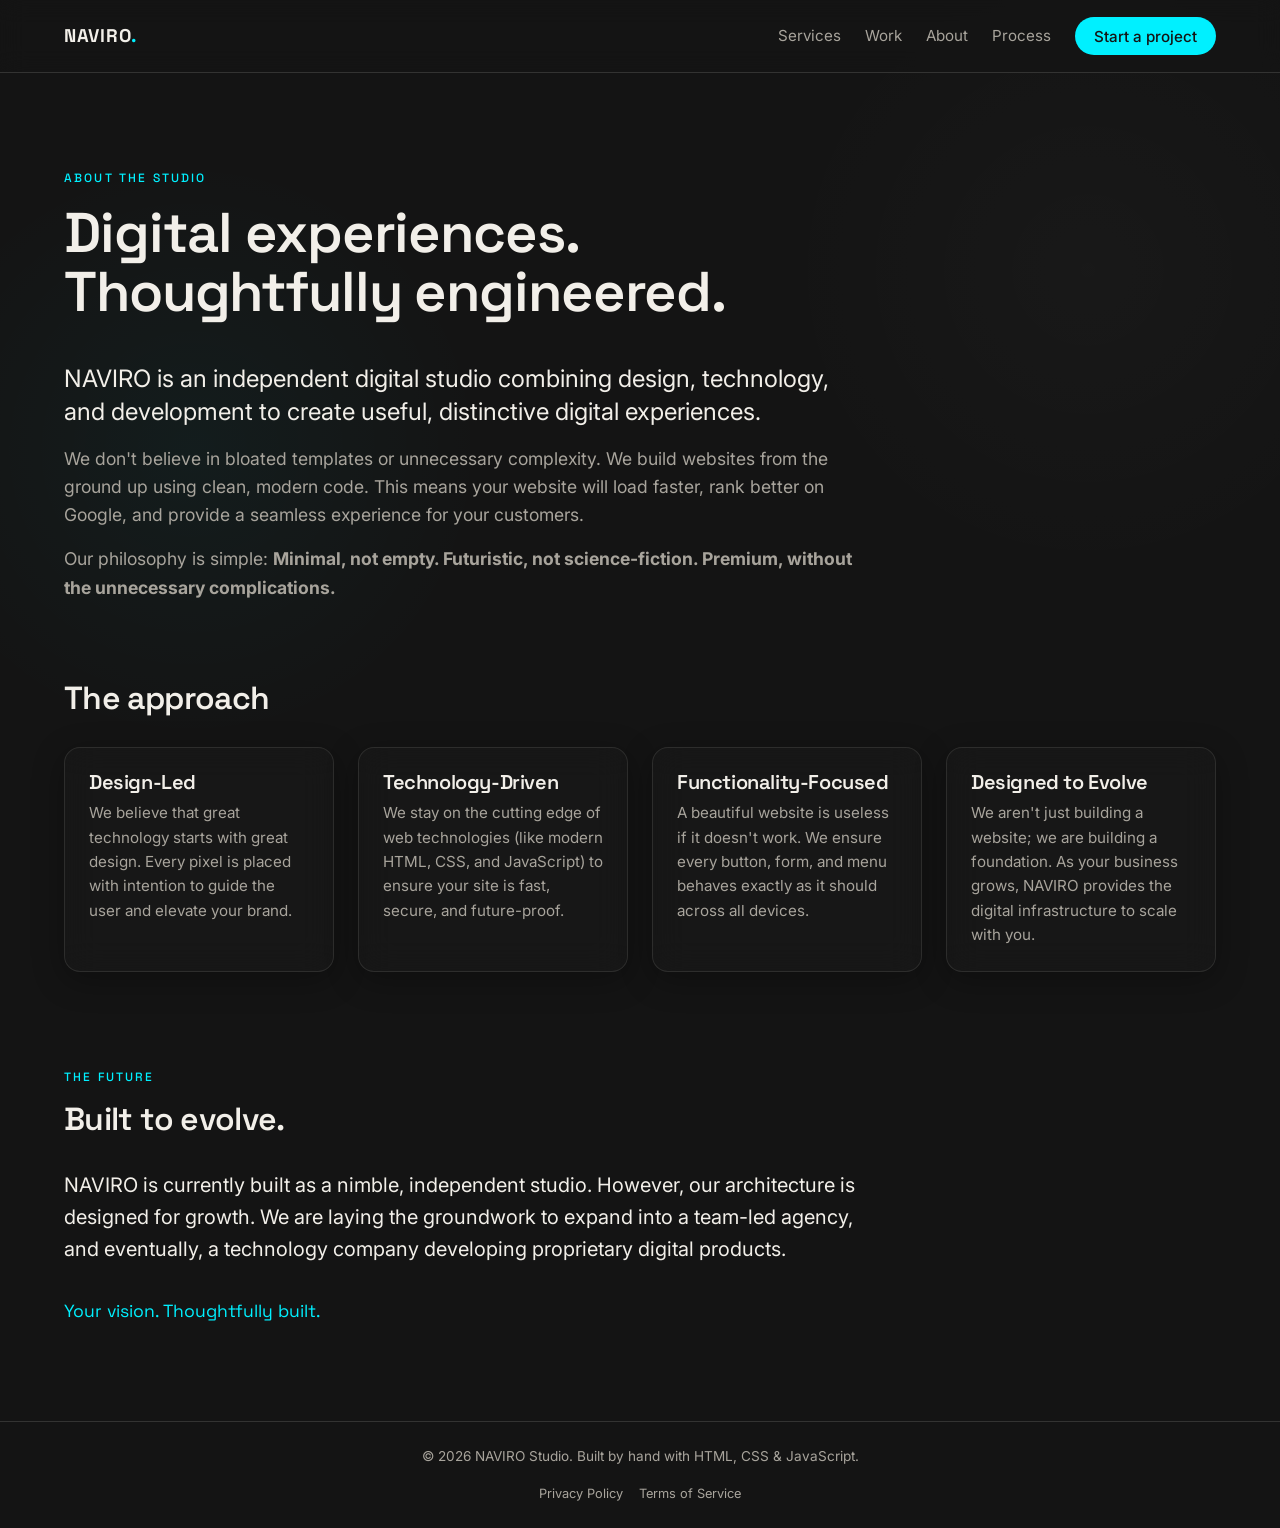
<file: about.html>
<!DOCTYPE html>
<html lang="en">
<head>
    <meta charset="UTF-8">
    <meta name="viewport" content="width=device-width, initial-scale=1.0">
    <title>About the Studio | NAVIRO</title>
    <link rel="preconnect" href="https://fonts.googleapis.com">
    <link rel="preconnect" href="https://fonts.gstatic.com" crossorigin>
    <link href="https://fonts.googleapis.com/css2?family=Inter:wght@400;500&family=Space+Grotesk:wght@500;600;700&display=swap" rel="stylesheet">
    <link rel="stylesheet" href="style.css">

    <!-- POSTHOG ANALYTICS TRACKING SNIPPET -->
    <script>
        !function(t,e){var o,n,p,r;e.__SV||(window.posthog=e,e._i=[],e.init=function(i,s,a){function g(t,e){var o=e.split(".");2==o.length&&(t=t[o[0]],e=o[1]),t[e]=function(){t.push([e].concat(Array.prototype.slice.call(arguments,0)))}}(p=t.createElement("script")).type="text/javascript",p.crossOrigin="anonymous",p.async=!0,p.src=s.api_host.replace(".i.posthog.com","-assets.i.posthog.com")+"/static/array.js",(r=t.getElementsByTagName("script")[0]).parentNode.insertBefore(p,r);var u=e;for(void 0!==a?u=e[a]=[]:a="posthog",u.people=u.people||[],u.toString=function(t){var e="posthog";return"posthog"!==a&&(e+="."+a),t||(e+=" (stub)"),e},u.people.toString=function(){return u.toString(1)+".people (stub)"},o="init capture register register_once register_for_session unregister unregister_for_session getFeatureFlag getFeatureFlagPayload isFeatureEnabled reloadFeatureFlags updateEarlyAccessFeatureEnrollment getEarlyAccessFeatures on onFeatureFlags onSessionId getSurveys getActiveMatchingSurveys renderSurvey canRenderSurvey getNextSurveyStep identify setPersonProperties group resetGroups setPersonPropertiesForFlags resetGroupPropertiesForFlags reset get_distinct_id getGroups get_session_id get_session_replay_url alias set_config startSessionRecording stopSessionRecording sessionRecordingStarted captureException loadToolbar get_property getSessionProperty createPersonProfile opt_in_capturing opt_out_capturing has_opted_in_capturing has_opted_out_capturing clear_opt_in_out_capturing debug".split(" "),n=0;n<o.length;n++)g(u,o[n]);e._i.push([i,s,a])},e.__SV=1)}(document,window.posthog||[]);
        posthog.init('phc_BC9etszD9H66mBvu25NMJfSrSZdSQNHuWkiecb3ebF8q', {api_host: 'https://us.i.posthog.com', person_profiles: 'identified_only', persistence: 'memory'});
    </script>
</head>
<body>

    <!-- NAVIGATION -->
    <header class="site-header">
        <nav class="nav" aria-label="Main navigation">
            <a href="index.html" class="logo">NAVIRO<span>.</span></a>
            <button class="nav-toggle" aria-expanded="false" aria-controls="nav-menu">
                <span class="sr-only">Menu</span>
                <span class="nav-toggle-bar"></span>
                <span class="nav-toggle-bar"></span>
            </button>
            <ul class="nav-menu" id="nav-menu">
                <li><a href="index.html#services">Services</a></li>
                <li><a href="work.html">Work</a></li>
                <li><a href="about.html">About</a></li>
                <li><a href="process.html">Process</a></li>
                <li><a href="index.html#contact" class="nav-cta">Start a project</a></li>
            </ul>
        </nav>
    </header>

    <!-- ABOUT SECTION -->
    <section class="section" style="min-height: 80vh;">
        <div class="section-head reveal active">
            <p class="eyebrow">About the Studio</p>
            <h1 class="section-title">Digital experiences.<br>Thoughtfully engineered.</h1>
        </div>

        <div class="about-body reveal active" style="max-width: 800px; margin-bottom: 4rem;">
            <p style="font-size: 1.5rem; color: var(--off-white); line-height: 1.4;">
                NAVIRO is an independent digital studio combining design, technology, and development to create useful, distinctive digital experiences.
            </p>
            <p>
                We don't believe in bloated templates or unnecessary complexity. We build websites from the ground up using clean, modern code. This means your website will load faster, rank better on Google, and provide a seamless experience for your customers.
            </p>
            <p>
                Our philosophy is simple: <strong>Minimal, not empty. Futuristic, not science-fiction. Premium, without the unnecessary complications.</strong>
            </p>
        </div>

        <!-- VALUES / WHY NAVIRO -->
        <div class="section-head reveal active" style="margin-top: 5rem; margin-bottom: 2rem;">
            <h2 class="section-title" style="font-size: 2rem;">The approach</h2>
        </div>

        <div class="service-grid">
            <div class="service-card reveal active">
                <h3>Design-Led</h3>
                <p>We believe that great technology starts with great design. Every pixel is placed with intention to guide the user and elevate your brand.</p>
            </div>
            
            <div class="service-card reveal active">
                <h3>Technology-Driven</h3>
                <p>We stay on the cutting edge of web technologies (like modern HTML, CSS, and JavaScript) to ensure your site is fast, secure, and future-proof.</p>
            </div>
            
            <div class="service-card reveal active">
                <h3>Functionality-Focused</h3>
                <p>A beautiful website is useless if it doesn't work. We ensure every button, form, and menu behaves exactly as it should across all devices.</p>
            </div>
            
            <div class="service-card reveal active">
                <h3>Designed to Evolve</h3>
                <p>We aren't just building a website; we are building a foundation. As your business grows, NAVIRO provides the digital infrastructure to scale with you.</p>
            </div>
        </div>
        
        <!-- THE AMBITION -->
        <div class="section-head reveal active" style="margin-top: 6rem; margin-bottom: 2rem;">
            <p class="eyebrow">The Future</p>
            <h2 class="section-title" style="font-size: 2rem;">Built to evolve.</h2>
        </div>
        <div class="about-body reveal active" style="max-width: 800px;">
            <p>
                NAVIRO is currently built as a nimble, independent studio. However, our architecture is designed for growth. We are laying the groundwork to expand into a team-led agency, and eventually, a technology company developing proprietary digital products.
            </p>
            <p style="color: var(--lime); font-family: var(--font-display); margin-top: 1rem;">
                Your vision. Thoughtfully built.
            </p>
        </div>
    </section>

    <!-- FOOTER -->
    <footer class="site-footer">
        <p>© <span id="year"></span> NAVIRO Studio. Built by hand with HTML, CSS &amp; JavaScript.</p>
        <div style="margin-top: 1rem; display: flex; justify-content: center; gap: 1rem; font-size: 0.8rem;">
            <a href="privacy.html" style="color: var(--muted); text-decoration: none;">Privacy Policy</a>
            <a href="terms.html" style="color: var(--muted); text-decoration: none;">Terms of Service</a>
        </div>
    </footer>

    <script src="script.js"></script>
</body>
</html>
</file>
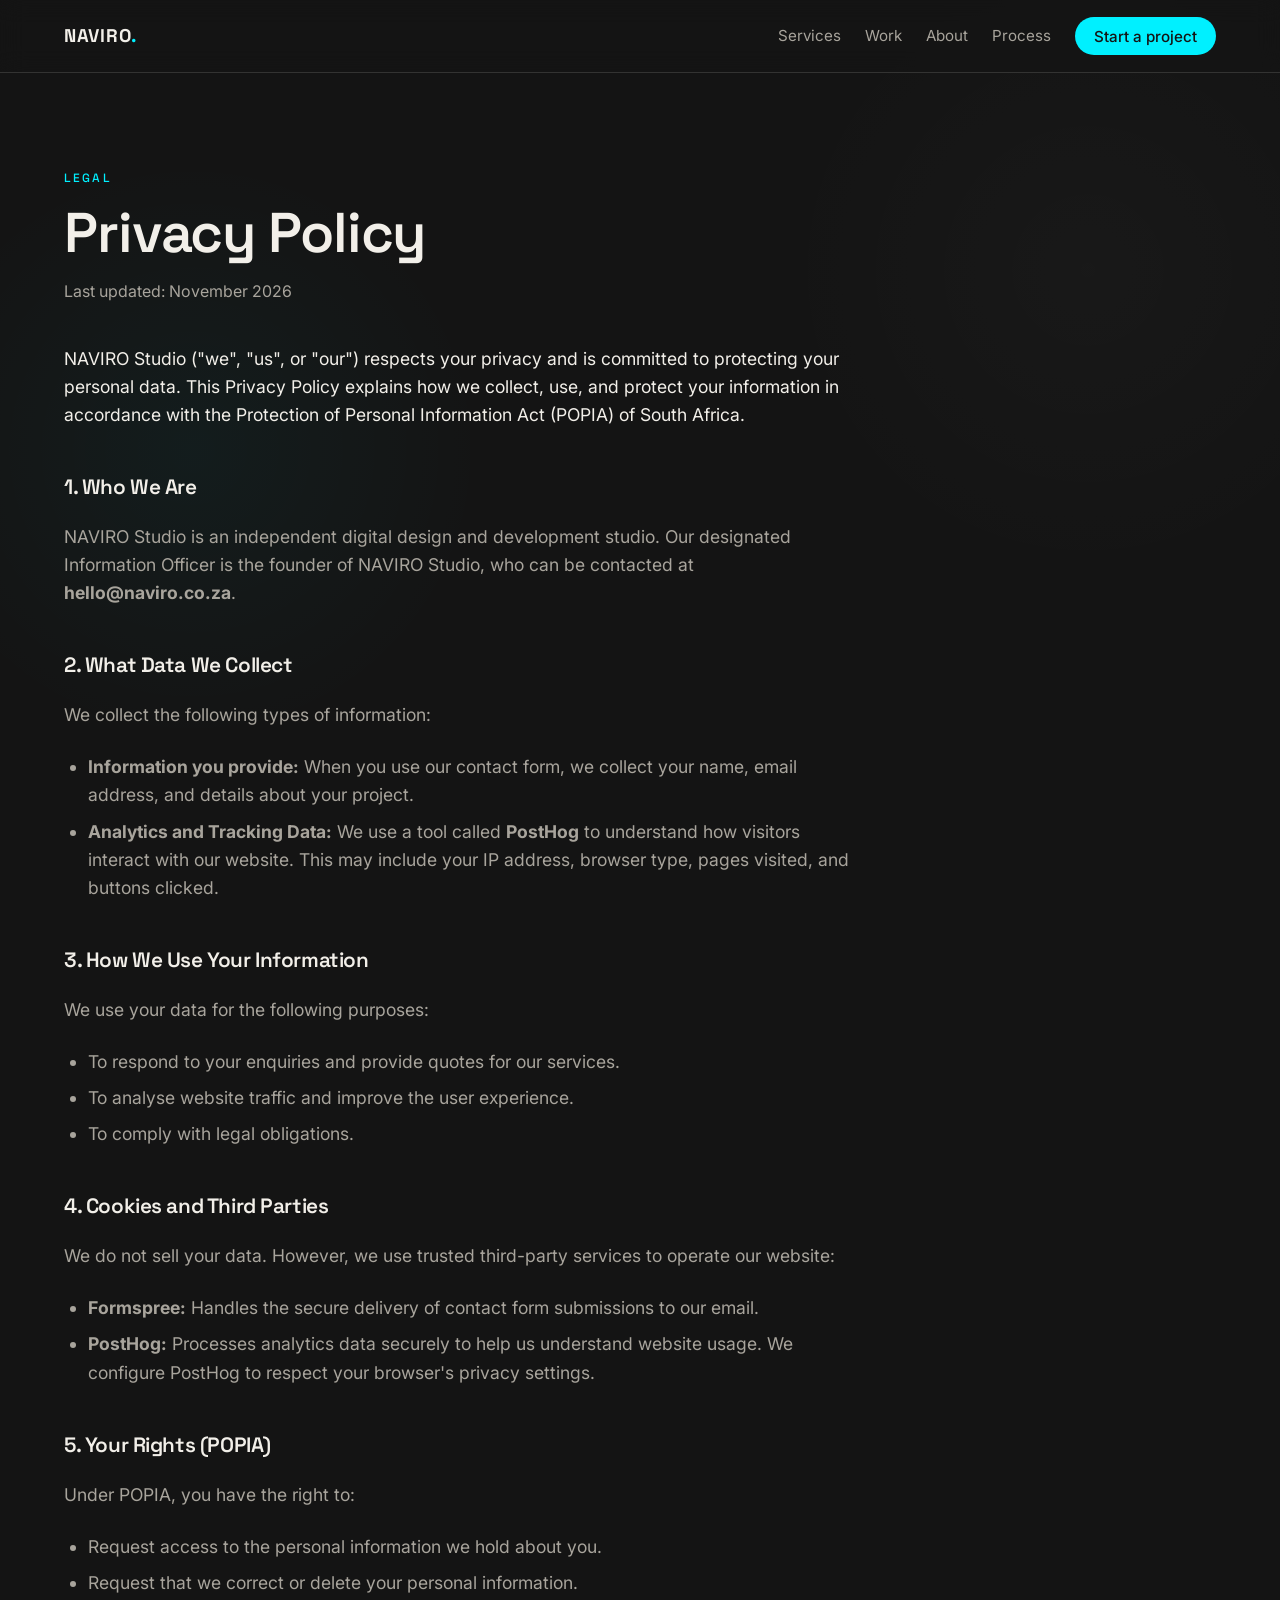
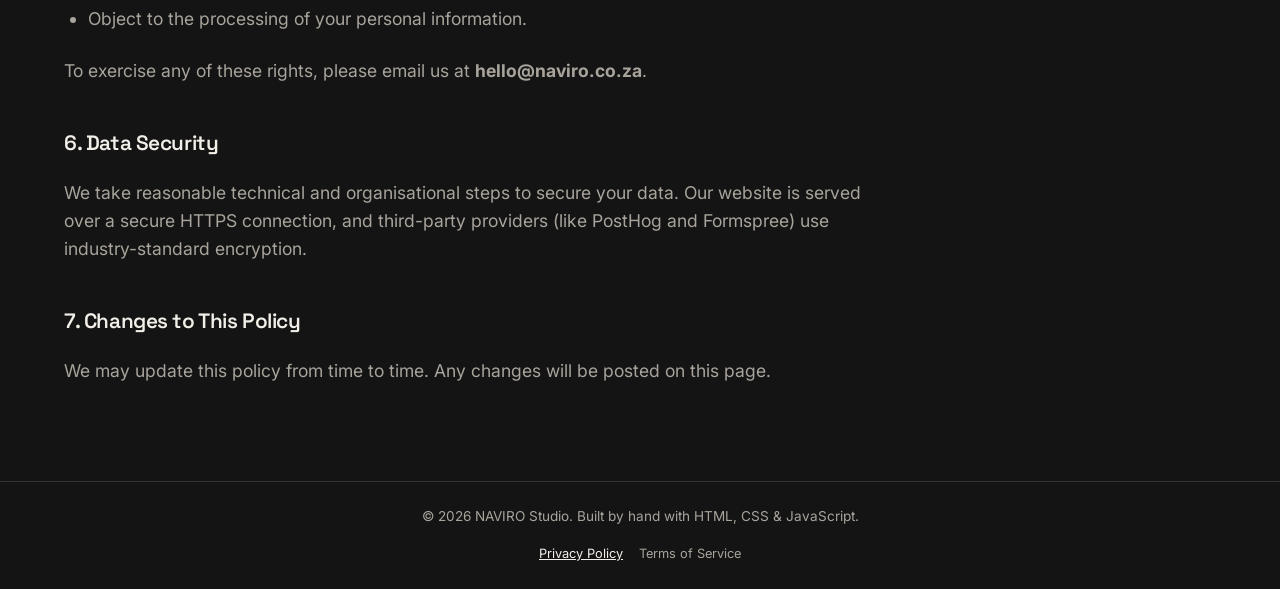
<file: privacy.html>
<!DOCTYPE html>
<html lang="en">
<head>
    <meta charset="UTF-8">
    <meta name="viewport" content="width=device-width, initial-scale=1.0">
    <meta name="description" content="How NAVIRO Studio collects and uses your information, including enquiry form data and anonymous website analytics.">
    <title>Privacy Policy | NAVIRO Studio</title>

    <!-- Google Fonts -->
    <link rel="preconnect" href="https://fonts.googleapis.com">
    <link rel="preconnect" href="https://fonts.gstatic.com" crossorigin>
    <link href="https://fonts.googleapis.com/css2?family=Inter:wght@400;500&family=Space+Grotesk:wght@500;600;700&display=swap" rel="stylesheet">
    <link rel="stylesheet" href="style.css">

    <!-- POSTHOG ANALYTICS -->
    <script>
        !function(t,e){var o,n,p,r;e.__SV||(window.posthog=e,e._i=[],e.init=function(i,s,a){function g(t,e){var o=e.split(".");2==o.length&&(t=t[o[0]],e=o[1]),t[e]=function(){t.push([e].concat(Array.prototype.slice.call(arguments,0)))}}(p=t.createElement("script")).type="text/javascript",p.crossOrigin="anonymous",p.async=!0,p.src=s.api_host.replace(".i.posthog.com","-assets.i.posthog.com")+"/static/array.js",(r=t.getElementsByTagName("script")[0]).parentNode.insertBefore(p,r);var u=e;for(void 0!==a?u=e[a]=[]:a="posthog",u.people=u.people||[],u.toString=function(t){var e="posthog";return"posthog"!==a&&(e+="."+a),t||(e+=" (stub)"),e},u.people.toString=function(){return u.toString(1)+".people (stub)"},o="init capture register register_once register_for_session unregister unregister_for_session getFeatureFlag getFeatureFlagPayload isFeatureEnabled reloadFeatureFlags updateEarlyAccessFeatureEnrollment getEarlyAccessFeatures on onFeatureFlags onSessionId getSurveys getActiveMatchingSurveys renderSurvey canRenderSurvey getNextSurveyStep identify setPersonProperties group resetGroups setPersonPropertiesForFlags resetGroupPropertiesForFlags reset get_distinct_id getGroups get_session_id get_session_replay_url alias set_config startSessionRecording stopSessionRecording sessionRecordingStarted captureException loadToolbar get_property getSessionProperty createPersonProfile opt_in_capturing opt_out_capturing has_opted_in_capturing has_opted_out_capturing clear_opt_in_out_capturing debug".split(" "),n=0;n<o.length;n++)g(u,o[n]);e._i.push([i,s,a])},e.__SV=1)}(document,window.posthog||[]);
        posthog.init('phc_BC9etszD9H66mBvu25NMJfSrSZdSQNHuWkiecb3ebF8q', {api_host: 'https://us.i.posthog.com', person_profiles: 'identified_only', persistence: 'memory'});
    </script>
</head>
<body>

    <!-- NAVIGATION -->
    <header class="site-header">
        <nav class="nav" aria-label="Main navigation">
            <a href="index.html" class="logo">NAVIRO<span>.</span></a>
            <button class="nav-toggle" aria-expanded="false" aria-controls="nav-menu">
                <span class="sr-only">Menu</span>
                <span class="nav-toggle-bar"></span>
                <span class="nav-toggle-bar"></span>
            </button>
            <ul class="nav-menu" id="nav-menu">
                <li><a href="index.html#services">Services</a></li>
                <li><a href="work.html">Work</a></li>
                <li><a href="about.html">About</a></li>
                <li><a href="process.html">Process</a></li>
                <li><a href="index.html#contact" class="nav-cta">Start a project</a></li>
            </ul>
        </nav>
    </header>

    <!-- PRIVACY POLICY SECTION -->
    <section class="section" style="min-height: 80vh;">
        <div class="section-head reveal active">
            <p class="eyebrow">Legal</p>
            <h1 class="section-title">Privacy Policy</h1>
            <p style="color: var(--muted); margin-top: 1rem;">Last updated: November 2026</p>
        </div>

        <div class="about-body reveal active" style="max-width: 800px; gap: 1.5rem; color: var(--muted);">
            <p style="color: var(--off-white); font-size: 1.1rem;">
                NAVIRO Studio ("we", "us", or "our") respects your privacy and is committed to protecting your personal data. This Privacy Policy explains how we collect, use, and protect your information in accordance with the Protection of Personal Information Act (POPIA) of South Africa.
            </p>

            <h3 style="color: var(--off-white); margin-top: 1.5rem; font-size: 1.3rem;">1. Who We Are</h3>
            <p>
                NAVIRO Studio is an independent digital design and development studio. Our designated Information Officer is the founder of NAVIRO Studio, who can be contacted at <strong>hello@naviro.co.za</strong>.
            </p>

            <h3 style="color: var(--off-white); margin-top: 1.5rem; font-size: 1.3rem;">2. What Data We Collect</h3>
            <p>We collect the following types of information:</p>
            <ul style="list-style-type: disc; padding-left: 1.5rem; display: grid; gap: 0.5rem;">
                <li><strong>Information you provide:</strong> When you use our contact form, we collect your name, email address, and details about your project.</li>
                <li><strong>Analytics and Tracking Data:</strong> We use a tool called <strong>PostHog</strong> to understand how visitors interact with our website. This may include your IP address, browser type, pages visited, and buttons clicked.</li>
            </ul>

            <h3 style="color: var(--off-white); margin-top: 1.5rem; font-size: 1.3rem;">3. How We Use Your Information</h3>
            <p>We use your data for the following purposes:</p>
            <ul style="list-style-type: disc; padding-left: 1.5rem; display: grid; gap: 0.5rem;">
                <li>To respond to your enquiries and provide quotes for our services.</li>
                <li>To analyse website traffic and improve the user experience.</li>
                <li>To comply with legal obligations.</li>
            </ul>

            <h3 style="color: var(--off-white); margin-top: 1.5rem; font-size: 1.3rem;">4. Cookies and Third Parties</h3>
            <p>
                We do not sell your data. However, we use trusted third-party services to operate our website:
            </p>
            <ul style="list-style-type: disc; padding-left: 1.5rem; display: grid; gap: 0.5rem;">
                <li><strong>Formspree:</strong> Handles the secure delivery of contact form submissions to our email.</li>
                <li><strong>PostHog:</strong> Processes analytics data securely to help us understand website usage. We configure PostHog to respect your browser's privacy settings.</li>
            </ul>

            <h3 style="color: var(--off-white); margin-top: 1.5rem; font-size: 1.3rem;">5. Your Rights (POPIA)</h3>
            <p>Under POPIA, you have the right to:</p>
            <ul style="list-style-type: disc; padding-left: 1.5rem; display: grid; gap: 0.5rem;">
                <li>Request access to the personal information we hold about you.</li>
                <li>Request that we correct or delete your personal information.</li>
                <li>Object to the processing of your personal information.</li>
            </ul>
            <p>To exercise any of these rights, please email us at <strong>hello@naviro.co.za</strong>.</p>

            <h3 style="color: var(--off-white); margin-top: 1.5rem; font-size: 1.3rem;">6. Data Security</h3>
            <p>
                We take reasonable technical and organisational steps to secure your data. Our website is served over a secure HTTPS connection, and third-party providers (like PostHog and Formspree) use industry-standard encryption.
            </p>

            <h3 style="color: var(--off-white); margin-top: 1.5rem; font-size: 1.3rem;">7. Changes to This Policy</h3>
            <p>
                We may update this policy from time to time. Any changes will be posted on this page.
            </p>
        </div>
    </section>

    <!-- FOOTER -->
    <footer class="site-footer">
        <p>© <span id="year"></span> NAVIRO Studio. Built by hand with HTML, CSS &amp; JavaScript.</p>
        <div style="margin-top: 1rem; display: flex; justify-content: center; gap: 1rem; font-size: 0.8rem;">
            <a href="privacy.html" style="color: var(--off-white); text-decoration: underline;">Privacy Policy</a>
            <a href="terms.html" style="color: var(--muted); text-decoration: none;">Terms of Service</a>
        </div>
    </footer>

    <script src="script.js"></script>
</body>
</html>
</file>
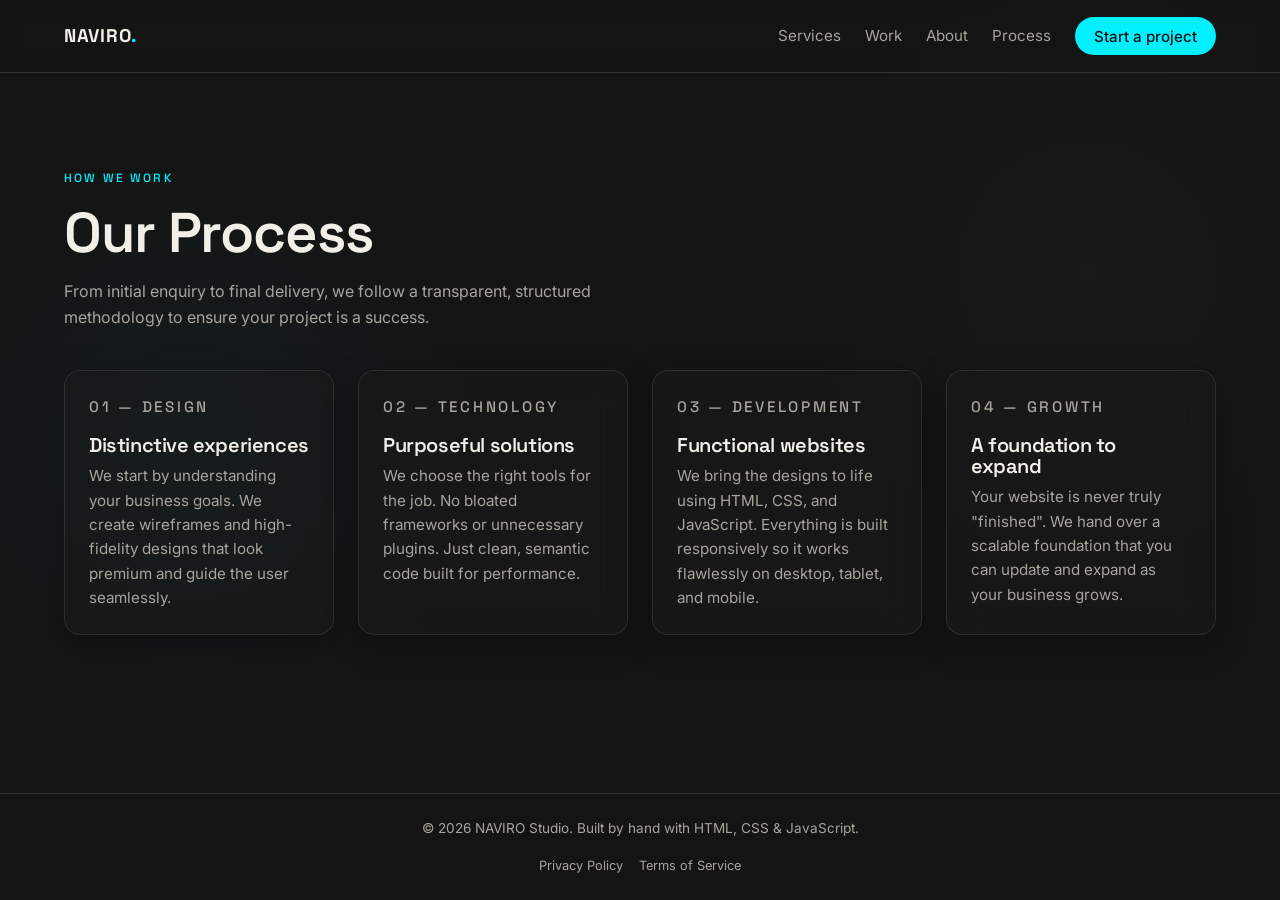
<file: process.html>
<!DOCTYPE html>
<html lang="en">
<head>
    <meta charset="UTF-8">
    <meta name="viewport" content="width=device-width, initial-scale=1.0">
    <title>Our Process | NAVIRO Studio</title>
    <link rel="preconnect" href="https://fonts.googleapis.com">
    <link rel="preconnect" href="https://fonts.gstatic.com" crossorigin>
    <link href="https://fonts.googleapis.com/css2?family=Inter:wght@400;500&family=Space+Grotesk:wght@500;600;700&display=swap" rel="stylesheet">
    <link rel="stylesheet" href="style.css">

    <!-- POSTHOG ANALYTICS TRACKING SNIPPET -->
    <script>
        !function(t,e){var o,n,p,r;e.__SV||(window.posthog=e,e._i=[],e.init=function(i,s,a){function g(t,e){var o=e.split(".");2==o.length&&(t=t[o[0]],e=o[1]),t[e]=function(){t.push([e].concat(Array.prototype.slice.call(arguments,0)))}}(p=t.createElement("script")).type="text/javascript",p.crossOrigin="anonymous",p.async=!0,p.src=s.api_host.replace(".i.posthog.com","-assets.i.posthog.com")+"/static/array.js",(r=t.getElementsByTagName("script")[0]).parentNode.insertBefore(p,r);var u=e;for(void 0!==a?u=e[a]=[]:a="posthog",u.people=u.people||[],u.toString=function(t){var e="posthog";return"posthog"!==a&&(e+="."+a),t||(e+=" (stub)"),e},u.people.toString=function(){return u.toString(1)+".people (stub)"},o="init capture register register_once register_for_session unregister unregister_for_session getFeatureFlag getFeatureFlagPayload isFeatureEnabled reloadFeatureFlags updateEarlyAccessFeatureEnrollment getEarlyAccessFeatures on onFeatureFlags onSessionId getSurveys getActiveMatchingSurveys renderSurvey canRenderSurvey getNextSurveyStep identify setPersonProperties group resetGroups setPersonPropertiesForFlags resetGroupPropertiesForFlags reset get_distinct_id getGroups get_session_id get_session_replay_url alias set_config startSessionRecording stopSessionRecording sessionRecordingStarted captureException loadToolbar get_property getSessionProperty createPersonProfile opt_in_capturing opt_out_capturing has_opted_in_capturing has_opted_out_capturing clear_opt_in_out_capturing debug".split(" "),n=0;n<o.length;n++)g(u,o[n]);e._i.push([i,s,a])},e.__SV=1)}(document,window.posthog||[]);
        posthog.init('phc_BC9etszD9H66mBvu25NMJfSrSZdSQNHuWkiecb3ebF8q', {api_host: 'https://us.i.posthog.com', person_profiles: 'identified_only', persistence: 'memory'});
    </script>
</head>
<body>

    <!-- NAVIGATION -->
    <header class="site-header">
        <nav class="nav" aria-label="Main navigation">
            <a href="index.html" class="logo">NAVIRO<span>.</span></a>
            <button class="nav-toggle" aria-expanded="false" aria-controls="nav-menu">
                <span class="sr-only">Menu</span>
                <span class="nav-toggle-bar"></span>
                <span class="nav-toggle-bar"></span>
            </button>
            <ul class="nav-menu" id="nav-menu">
                <li><a href="index.html#services">Services</a></li>
                <li><a href="work.html">Work</a></li>
                <li><a href="about.html">About</a></li>
                <li><a href="process.html">Process</a></li>
                <li><a href="index.html#contact" class="nav-cta">Start a project</a></li>
            </ul>
        </nav>
    </header>

    <!-- PROCESS SECTION -->
    <section class="section" style="min-height: 80vh;">
        <div class="section-head reveal active">
            <p class="eyebrow">How we work</p>
            <h1 class="section-title">Our Process</h1>
            <p style="color: var(--muted); margin-top: 1rem; max-width: 60ch;">
                From initial enquiry to final delivery, we follow a transparent, structured methodology to ensure your project is a success.
            </p>
        </div>

        <div class="service-grid">
            <div class="service-card reveal active">
                <p class="eyebrow" style="color: var(--muted);">01 — Design</p>
                <h3>Distinctive experiences</h3>
                <p>We start by understanding your business goals. We create wireframes and high-fidelity designs that look premium and guide the user seamlessly.</p>
            </div>
            
            <div class="service-card reveal active">
                <p class="eyebrow" style="color: var(--muted);">02 — Technology</p>
                <h3>Purposeful solutions</h3>
                <p>We choose the right tools for the job. No bloated frameworks or unnecessary plugins. Just clean, semantic code built for performance.</p>
            </div>
            
            <div class="service-card reveal active">
                <p class="eyebrow" style="color: var(--muted);">03 — Development</p>
                <h3>Functional websites</h3>
                <p>We bring the designs to life using HTML, CSS, and JavaScript. Everything is built responsively so it works flawlessly on desktop, tablet, and mobile.</p>
            </div>
            
            <div class="service-card reveal active">
                <p class="eyebrow" style="color: var(--muted);">04 — Growth</p>
                <h3>A foundation to expand</h3>
                <p>Your website is never truly "finished". We hand over a scalable foundation that you can update and expand as your business grows.</p>
            </div>
        </div>
    </section>

    <!-- FOOTER -->
    <footer class="site-footer">
        <p>© <span id="year"></span> NAVIRO Studio. Built by hand with HTML, CSS &amp; JavaScript.</p>
        <div style="margin-top: 1rem; display: flex; justify-content: center; gap: 1rem; font-size: 0.8rem;">
            <a href="privacy.html" style="color: var(--muted); text-decoration: none;">Privacy Policy</a>
            <a href="terms.html" style="color: var(--muted); text-decoration: none;">Terms of Service</a>
        </div>
    </footer>

    <script src="script.js"></script>
</body>
</html>
</file>
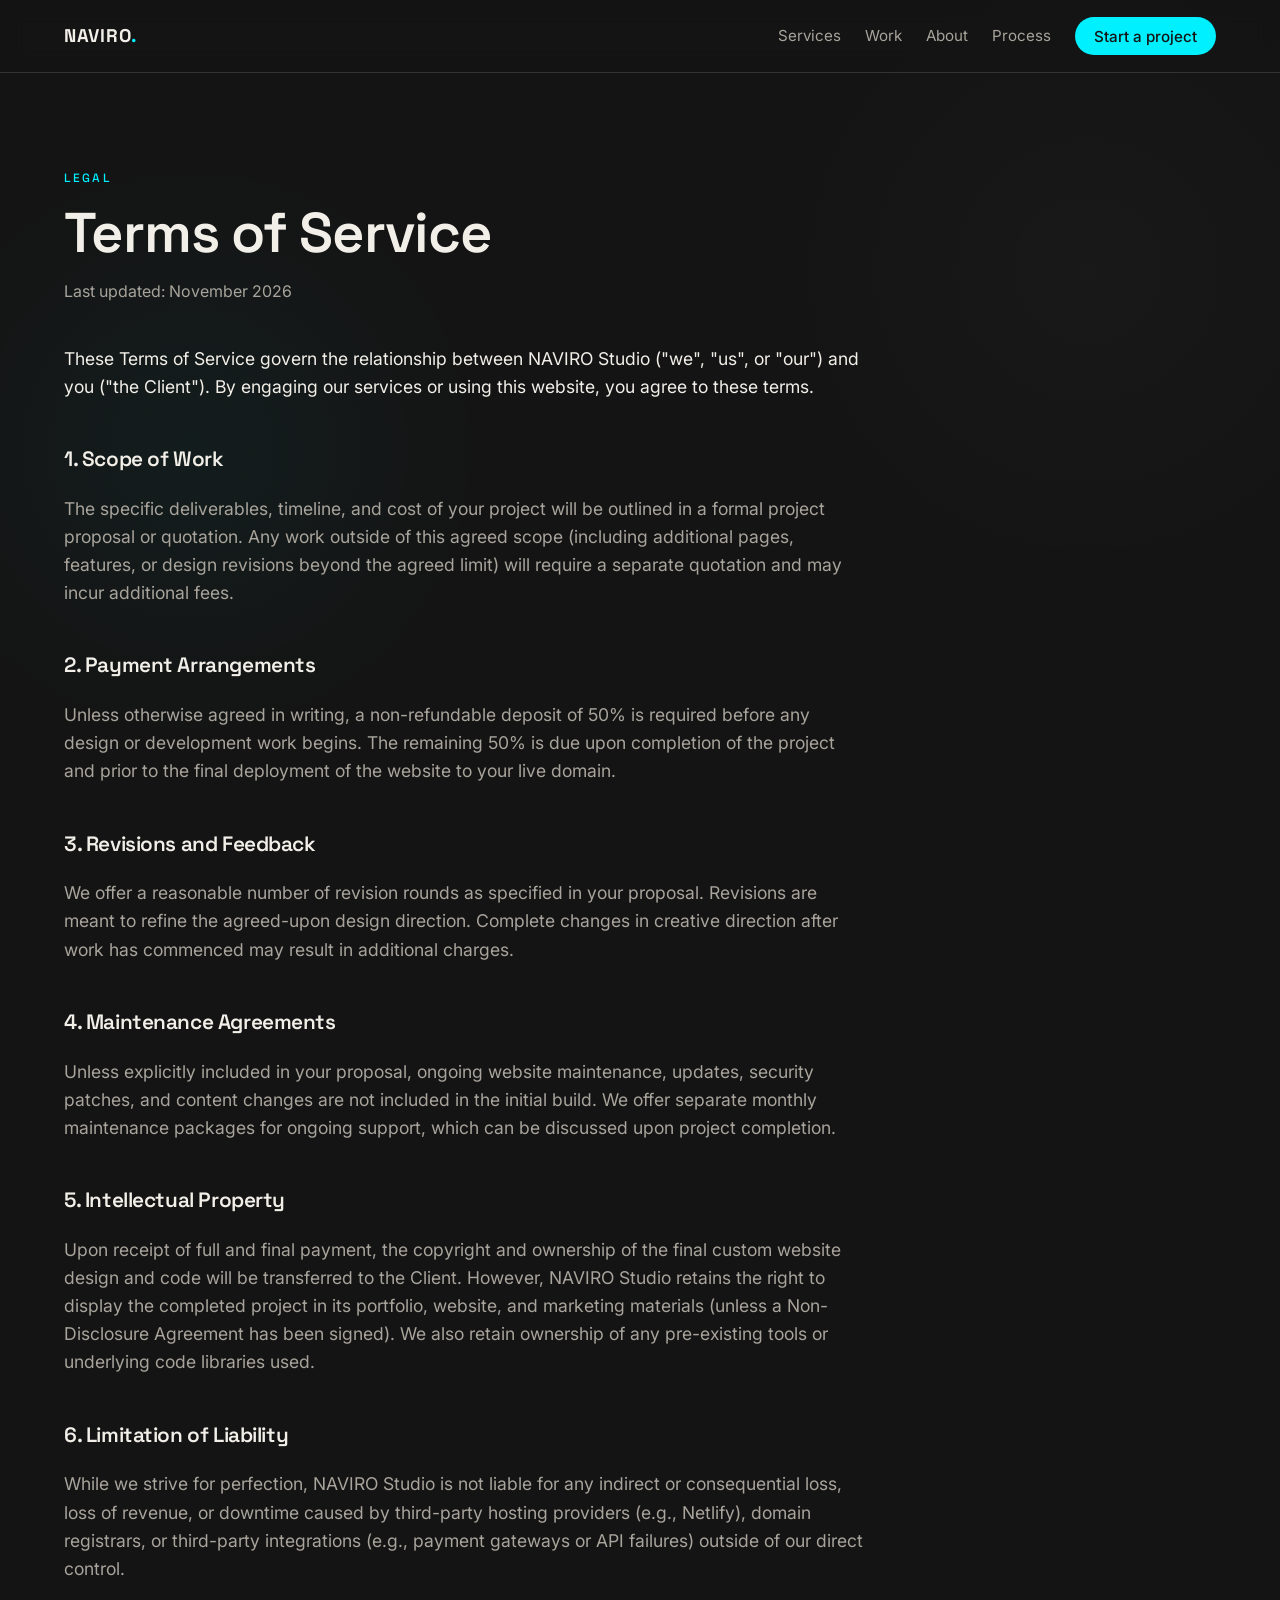
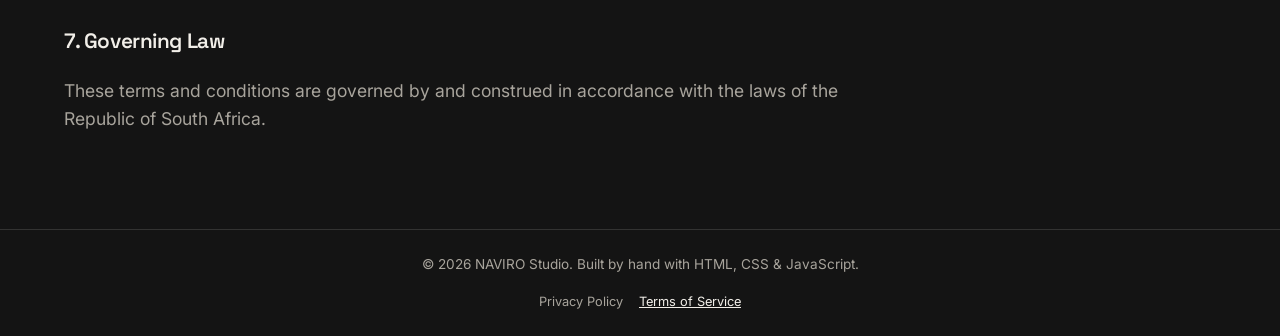
<file: terms.html>
<!DOCTYPE html>
<html lang="en">
<head>
    <meta charset="UTF-8">
    <meta name="viewport" content="width=device-width, initial-scale=1.0">
    <meta name="description" content="The terms that apply to working with NAVIRO Studio and using this website.">
    <title>Terms of Service | NAVIRO Studio</title>

    <!-- Google Fonts -->
    <link rel="preconnect" href="https://fonts.googleapis.com">
    <link rel="preconnect" href="https://fonts.gstatic.com" crossorigin>
    <link href="https://fonts.googleapis.com/css2?family=Inter:wght@400;500&family=Space+Grotesk:wght@500;600;700&display=swap" rel="stylesheet">
    <link rel="stylesheet" href="style.css">

    <!-- POSTHOG ANALYTICS -->
    <script>
        !function(t,e){var o,n,p,r;e.__SV||(window.posthog=e,e._i=[],e.init=function(i,s,a){function g(t,e){var o=e.split(".");2==o.length&&(t=t[o[0]],e=o[1]),t[e]=function(){t.push([e].concat(Array.prototype.slice.call(arguments,0)))}}(p=t.createElement("script")).type="text/javascript",p.crossOrigin="anonymous",p.async=!0,p.src=s.api_host.replace(".i.posthog.com","-assets.i.posthog.com")+"/static/array.js",(r=t.getElementsByTagName("script")[0]).parentNode.insertBefore(p,r);var u=e;for(void 0!==a?u=e[a]=[]:a="posthog",u.people=u.people||[],u.toString=function(t){var e="posthog";return"posthog"!==a&&(e+="."+a),t||(e+=" (stub)"),e},u.people.toString=function(){return u.toString(1)+".people (stub)"},o="init capture register register_once register_for_session unregister unregister_for_session getFeatureFlag getFeatureFlagPayload isFeatureEnabled reloadFeatureFlags updateEarlyAccessFeatureEnrollment getEarlyAccessFeatures on onFeatureFlags onSessionId getSurveys getActiveMatchingSurveys renderSurvey canRenderSurvey getNextSurveyStep identify setPersonProperties group resetGroups setPersonPropertiesForFlags resetGroupPropertiesForFlags reset get_distinct_id getGroups get_session_id get_session_replay_url alias set_config startSessionRecording stopSessionRecording sessionRecordingStarted captureException loadToolbar get_property getSessionProperty createPersonProfile opt_in_capturing opt_out_capturing has_opted_in_capturing has_opted_out_capturing clear_opt_in_out_capturing debug".split(" "),n=0;n<o.length;n++)g(u,o[n]);e._i.push([i,s,a])},e.__SV=1)}(document,window.posthog||[]);
        posthog.init('phc_BC9etszD9H66mBvu25NMJfSrSZdSQNHuWkiecb3ebF8q', {api_host: 'https://us.i.posthog.com', person_profiles: 'identified_only', persistence: 'memory'});
    </script>
</head>
<body>

    <!-- NAVIGATION -->
    <header class="site-header">
        <nav class="nav" aria-label="Main navigation">
            <a href="index.html" class="logo">NAVIRO<span>.</span></a>
            <button class="nav-toggle" aria-expanded="false" aria-controls="nav-menu">
                <span class="sr-only">Menu</span>
                <span class="nav-toggle-bar"></span>
                <span class="nav-toggle-bar"></span>
            </button>
            <ul class="nav-menu" id="nav-menu">
                <li><a href="index.html#services">Services</a></li>
                <li><a href="work.html">Work</a></li>
                <li><a href="about.html">About</a></li>
                <li><a href="process.html">Process</a></li>
                <li><a href="index.html#contact" class="nav-cta">Start a project</a></li>
            </ul>
        </nav>
    </header>

    <!-- TERMS OF SERVICE SECTION -->
    <section class="section" style="min-height: 80vh;">
        <div class="section-head reveal active">
            <p class="eyebrow">Legal</p>
            <h1 class="section-title">Terms of Service</h1>
            <p style="color: var(--muted); margin-top: 1rem;">Last updated: November 2026</p>
        </div>

        <div class="about-body reveal active" style="max-width: 800px; gap: 1.5rem; color: var(--muted);">
            <p style="color: var(--off-white); font-size: 1.1rem;">
                These Terms of Service govern the relationship between NAVIRO Studio ("we", "us", or "our") and you ("the Client"). By engaging our services or using this website, you agree to these terms.
            </p>

            <h3 style="color: var(--off-white); margin-top: 1.5rem; font-size: 1.3rem;">1. Scope of Work</h3>
            <p>
                The specific deliverables, timeline, and cost of your project will be outlined in a formal project proposal or quotation. Any work outside of this agreed scope (including additional pages, features, or design revisions beyond the agreed limit) will require a separate quotation and may incur additional fees.
            </p>

            <h3 style="color: var(--off-white); margin-top: 1.5rem; font-size: 1.3rem;">2. Payment Arrangements</h3>
            <p>
                Unless otherwise agreed in writing, a non-refundable deposit of 50% is required before any design or development work begins. The remaining 50% is due upon completion of the project and prior to the final deployment of the website to your live domain.
            </p>

            <h3 style="color: var(--off-white); margin-top: 1.5rem; font-size: 1.3rem;">3. Revisions and Feedback</h3>
            <p>
                We offer a reasonable number of revision rounds as specified in your proposal. Revisions are meant to refine the agreed-upon design direction. Complete changes in creative direction after work has commenced may result in additional charges.
            </p>

            <h3 style="color: var(--off-white); margin-top: 1.5rem; font-size: 1.3rem;">4. Maintenance Agreements</h3>
            <p>
                Unless explicitly included in your proposal, ongoing website maintenance, updates, security patches, and content changes are not included in the initial build. We offer separate monthly maintenance packages for ongoing support, which can be discussed upon project completion.
            </p>

            <h3 style="color: var(--off-white); margin-top: 1.5rem; font-size: 1.3rem;">5. Intellectual Property</h3>
            <p>
                Upon receipt of full and final payment, the copyright and ownership of the final custom website design and code will be transferred to the Client. However, NAVIRO Studio retains the right to display the completed project in its portfolio, website, and marketing materials (unless a Non-Disclosure Agreement has been signed). We also retain ownership of any pre-existing tools or underlying code libraries used.
            </p>

            <h3 style="color: var(--off-white); margin-top: 1.5rem; font-size: 1.3rem;">6. Limitation of Liability</h3>
            <p>
                While we strive for perfection, NAVIRO Studio is not liable for any indirect or consequential loss, loss of revenue, or downtime caused by third-party hosting providers (e.g., Netlify), domain registrars, or third-party integrations (e.g., payment gateways or API failures) outside of our direct control.
            </p>

            <h3 style="color: var(--off-white); margin-top: 1.5rem; font-size: 1.3rem;">7. Governing Law</h3>
            <p>
                These terms and conditions are governed by and construed in accordance with the laws of the Republic of South Africa.
            </p>
        </div>
    </section>

    <!-- FOOTER -->
    <footer class="site-footer">
        <p>© <span id="year"></span> NAVIRO Studio. Built by hand with HTML, CSS &amp; JavaScript.</p>
        <div style="margin-top: 1rem; display: flex; justify-content: center; gap: 1rem; font-size: 0.8rem;">
            <a href="privacy.html" style="color: var(--muted); text-decoration: none;">Privacy Policy</a>
            <a href="terms.html" style="color: var(--off-white); text-decoration: underline;">Terms of Service</a>
        </div>
    </footer>

    <script src="script.js"></script>
</body>
</html>
</file>
<file: style.css>
/* ============================================================
   NAVIRO STUDIO — style.css
   Design system + layout + components
   ============================================================ */

/* ---------- 1. DESIGN TOKENS ---------- */
:root {
  /* Colours */
  --charcoal:   #141414;   /* deep charcoal — main background */
  --charcoal-2: #1c1c1c;   /* slightly lifted surface */
  --off-white:  #f2efe9;   /* off-white — text on dark */
  --muted:      #a8a49c;   /* secondary text */
  
  /* NAVIRO NEON CYAN ACCENT */
  --lime:       #00f0ff;   
  --lime-dim:   #00c4d1;   
  
  --line:       rgba(242, 239, 233, 0.14); /* hairline borders */

  /* Typography */
  --font-display: "Space Grotesk", system-ui, sans-serif;
  --font-body:    "Inter", system-ui, sans-serif;

  /* Spacing scale */
  --space-1: 0.5rem;
  --space-2: 1rem;
  --space-3: 1.5rem;
  --space-4: 2.5rem;
  --space-5: 4rem;
  --space-6: 6rem;

  /* Layout */
  --max-width: 1200px;
  --nav-height: 72px;

  /* Motion */
  --ease: cubic-bezier(0.22, 1, 0.36, 1);
}

/* ---------- 2. RESET ---------- */
*,
*::before,
*::after {
  box-sizing: border-box;
  margin: 0;
  padding: 0;
}

html {
  scroll-behavior: smooth;
  scroll-padding-top: var(--nav-height);
}

body {
  font-family: var(--font-body);
  font-size: 1rem;
  line-height: 1.6;
  color: var(--off-white);
  
  /* Subtle background gradient for depth */
  background-color: var(--charcoal);
  background-image: radial-gradient(circle at 15% 50%, rgba(0, 240, 255, 0.04), transparent 25%),
                    radial-gradient(circle at 85% 30%, rgba(255, 255, 255, 0.02), transparent 25%);
  background-attachment: fixed;
  
  -webkit-font-smoothing: antialiased;
  overflow-x: hidden;
}

img {
  max-width: 100%;
  display: block;
}

ul {
  list-style: none;
}

a {
  color: inherit;
  text-decoration: none;
}

button {
  font: inherit;
  cursor: pointer;
  border: none;
  background: none;
  color: inherit;
}

/* Accessibility: visually hidden but readable by screen readers */
.sr-only {
  position: absolute;
  width: 1px;
  height: 1px;
  padding: 0;
  margin: -1px;
  overflow: hidden;
  clip: rect(0, 0, 0, 0);
  white-space: nowrap;
  border: 0;
}

/* ---------- 3. TYPOGRAPHY ---------- */
h1, h2, h3 {
  font-family: var(--font-display);
  font-weight: 600;
  line-height: 1.05;
  letter-spacing: -0.02em;
}

.eyebrow {
  font-family: var(--font-display);
  font-size: 0.75rem;
  font-weight: 500;
  letter-spacing: 0.18em;
  text-transform: uppercase;
  color: var(--lime);
  margin-bottom: var(--space-2);
}

/* ---------- 4. LAYOUT HELPERS ---------- */
.section {
  padding: var(--space-6) var(--space-3);
  max-width: var(--max-width);
  margin: 0 auto;
}

.section-head {
  margin-bottom: var(--space-4);
}

.section-title {
  font-size: clamp(2rem, 5vw, 3.5rem);
}

/* ---------- 5. BUTTONS ---------- */
.btn {
  display: inline-flex;
  align-items: center;
  justify-content: center;
  padding: 0.9rem 1.6rem;
  font-family: var(--font-display);
  font-weight: 500;
  font-size: 0.95rem;
  border-radius: 999px;
  transition: transform 0.25s var(--ease), background 0.25s var(--ease), color 0.25s var(--ease);
}

.btn:hover {
  transform: translateY(-2px);
}

.btn-primary {
  background: var(--lime);
  color: var(--charcoal);
}

.btn-primary:hover {
  background: var(--lime-dim);
}

.btn-ghost {
  border: 1px solid var(--line);
  color: var(--off-white);
}

.btn-ghost:hover {
  border-color: var(--off-white);
}

/* ---------- 6. HEADER / NAV ---------- */
.site-header {
  position: sticky;
  top: 0;
  z-index: 100;
  background: rgba(20, 20, 20, 0.85);
  backdrop-filter: blur(12px);
  border-bottom: 1px solid var(--line);
}

.nav {
  max-width: var(--max-width);
  margin: 0 auto;
  height: var(--nav-height);
  padding: 0 var(--space-3);
  display: flex;
  align-items: center;
  justify-content: space-between;
}

.logo {
  font-family: var(--font-display);
  font-size: 1.15rem;
  font-weight: 700;
  letter-spacing: 0.04em;
}

.logo span {
  color: var(--lime);
}

.nav-menu {
  display: flex;
  align-items: center;
  gap: var(--space-3);
}

.nav-menu a {
  font-size: 0.95rem;
  color: var(--muted);
  transition: color 0.2s var(--ease);
}

.nav-menu a:hover {
  color: var(--off-white);
}

.nav-cta {
  padding: 0.6rem 1.2rem;
  border-radius: 999px;
  background: var(--lime);
  color: var(--charcoal) !important;
  font-weight: 500;
}

.nav-cta:hover {
  background: var(--lime-dim);
}

/* Mobile menu toggle — hidden on desktop */
.nav-toggle {
  display: none;
  flex-direction: column;
  gap: 5px;
  padding: 8px;
}

.nav-toggle-bar {
  display: block;
  width: 24px;
  height: 2px;
  background: var(--off-white);
  transition: transform 0.3s var(--ease), opacity 0.3s var(--ease);
}

/* Open state (toggled by JS) */
.nav-toggle[aria-expanded="true"] .nav-toggle-bar:nth-child(2) {
  transform: translateY(7px) rotate(45deg);
}
.nav-toggle[aria-expanded="true"] .nav-toggle-bar:nth-child(3) {
  transform: translateY(-7px) rotate(-45deg);
}

/* ---------- 7. HERO ---------- */
.hero {
  position: relative;
  max-width: var(--max-width);
  margin: 0 auto;
  padding: var(--space-6) var(--space-3) var(--space-5);
  display: grid;
  grid-template-columns: 1.4fr 1fr;
  gap: var(--space-4);
  align-items: center;
  min-height: calc(100vh - var(--nav-height));
}

.hero-title {
  font-size: clamp(2.5rem, 7vw, 5.5rem);
  letter-spacing: -0.03em;
}

.hero-title em {
  font-style: normal;
  color: var(--lime);
}

.hero-sub {
  margin-top: var(--space-3);
  max-width: 42ch;
  color: var(--muted);
  font-size: 1.1rem;
}

.hero-actions {
  margin-top: var(--space-4);
  display: flex;
  gap: var(--space-2);
  flex-wrap: wrap;
}

/* Decorative block */
.hero-graphic {
  position: relative;
  aspect-ratio: 3 / 4;
  background: var(--charcoal-2);
  border: 1px solid var(--line);
  border-radius: 4px;
  overflow: hidden;
}

.hero-graphic::before {
  content: "";
  position: absolute;
  inset: 20% -10% -10% 20%;
  background: var(--lime);
  transform: rotate(-6deg);
  transition: transform 0.6s var(--ease);
}

.hero-graphic:hover::before {
  transform: rotate(0deg);
}

/* ---------- 8. SERVICES ---------- */
.service-grid {
  display: grid;
  grid-template-columns: repeat(auto-fit, minmax(240px, 1fr));
  gap: var(--space-3);
}

.service-card {
  padding: var(--space-3);
  border-radius: 16px;
  
  /* THE GLASSMORPHISM MAGIC */
  background: rgba(28, 28, 28, 0.4); /* Semi-transparent charcoal */
  backdrop-filter: blur(16px);       /* The frosted blur */
  -webkit-backdrop-filter: blur(16px); /* For Safari */
  
  /* The fine borders and shadows */
  border: 1px solid rgba(242, 239, 233, 0.1);
  box-shadow: 0 8px 32px rgba(0, 0, 0, 0.3);
  
  transition: border-color 0.3s var(--ease), transform 0.3s var(--ease), background 0.3s var(--ease);
}

.service-card:hover {
  border-color: rgba(0, 240, 255, 0.4); /* Glow cyan on hover */
  background: rgba(28, 28, 28, 0.6);    /* Get slightly more opaque on hover */
  transform: translateY(-4px);
}

.service-card:hover {
  border-color: var(--lime);
  transform: translateY(-4px);
}

.service-card h3 {
  font-size: 1.25rem;
  margin-bottom: var(--space-1);
}

.service-card p {
  color: var(--muted);
  font-size: 0.95rem;
}

/* ---------- 9. WORK ---------- */
.work-grid {
  display: grid;
  grid-template-columns: repeat(auto-fit, minmax(300px, 1fr));
  gap: var(--space-4);
}

.work-card h3 {
  font-size: 1.4rem;
  margin-top: var(--space-2);
}

.work-card p {
  color: var(--muted);
  margin-top: var(--space-1);
}

.work-thumb {
  width: 100%;
  aspect-ratio: 16 / 10;
  object-fit: contain;
  border: 1px solid var(--line);
  border-radius: 8px;
  transition: transform 0.4s var(--ease);
}

/* If you haven't added an image yet, this gives it a placeholder color */
div.work-thumb {
  background: var(--charcoal-2);
}

.work-card:hover .work-thumb {
  transform: scale(1.02);
}

.work-link {
  display: inline-block;
  margin-top: var(--space-2);
  font-family: var(--font-display);
  font-size: 0.9rem;
  color: var(--lime);
  transition: gap 0.3s var(--ease);
}

.work-link:hover {
  text-decoration: underline;
}

/* ---------- 10. ABOUT ---------- */
.about-body {
  max-width: 65ch;
  display: grid;
  gap: var(--space-2);
  font-size: 1.1rem;
  color: var(--muted);
}

.about-body p:first-child {
  color: var(--off-white);
  font-size: 1.25rem;
}

/* ---------- 11. CONTACT ---------- */
.contact-grid {
  display: grid;
  grid-template-columns: 1.5fr 1fr;
  gap: var(--space-5);
}

.contact-form {
  display: grid;
  gap: var(--space-1);
}

.contact-form label {
  font-family: var(--font-display);
  font-size: 0.85rem;
  letter-spacing: 0.05em;
  text-transform: uppercase;
  color: var(--muted);
  margin-top: var(--space-2);
}

.contact-form input,
.contact-form textarea {
  padding: 0.9rem 1rem;
  font: inherit;
  color: var(--off-white);
  background: var(--charcoal-2);
  border: 1px solid var(--line);
  border-radius: 6px;
  transition: border-color 0.25s var(--ease);
}

.contact-form input:focus,
.contact-form textarea:focus {
  outline: none;
  border-color: var(--lime);
}

.contact-form textarea {
  resize: vertical;
  min-height: 120px;
}

.contact-form .btn {
  margin-top: var(--space-3);
  justify-self: start;
}

.contact-direct {
  display: flex;
  flex-direction: column;
  gap: var(--space-2);
  padding-top: var(--space-2);
}

.contact-direct a {
  font-family: var(--font-display);
  font-size: 1.1rem;
  padding-bottom: 0.4rem;
  border-bottom: 1px solid var(--line);
  transition: border-color 0.25s var(--ease), color 0.25s var(--ease);
}

.contact-direct a:hover {
  color: var(--lime);
  border-color: var(--lime);
}

/* ---------- 12. FOOTER ---------- */
.site-footer {
  border-top: 1px solid var(--line);
  padding: var(--space-3);
  text-align: center;
  font-size: 0.85rem;
  color: var(--muted);
}

/* ---------- 13. RESPONSIVE ---------- */
@media (max-width: 900px) {
  .hero {
    grid-template-columns: 1fr;
    min-height: auto;
    padding-top: var(--space-5);
  }

  .hero-graphic {
  position: relative;
  aspect-ratio: 3 / 4;
  border-radius: 16px;
  overflow: hidden;
  
  /* Glass effect */
  background: rgba(28, 28, 28, 0.3);
  backdrop-filter: blur(20px);
  -webkit-backdrop-filter: blur(20px);
  border: 1px solid rgba(242, 239, 233, 0.1);
  box-shadow: 0 0 40px rgba(0, 240, 255, 0.05); /* Very subtle cyan glow */
}

  .contact-grid {
    grid-template-columns: 1fr;
    gap: var(--space-4);
  }
}

@media (max-width: 720px) {
  .nav-toggle {
    display: flex;
  }

  .nav-menu {
    position: absolute;
    top: var(--nav-height);
    left: 0;
    right: 0;
    flex-direction: column;
    align-items: flex-start;
    gap: var(--space-2);
    padding: var(--space-3);
    background: var(--charcoal);
    border-bottom: 1px solid var(--line);
    display: none;
  }

  .nav-menu.is-open {
    display: flex;
  }

  .section {
    padding: var(--space-5) var(--space-2);
  }

  .hero {
    padding-left: var(--space-2);
    padding-right: var(--space-2);
  }
}

/* ---------- 14. SCROLL ANIMATIONS ---------- */
.reveal {
  opacity: 0;
  transform: translateY(40px);
  transition: opacity 0.8s var(--ease), transform 0.8s var(--ease);
}

.reveal.active {
  opacity: 1;
  transform: translateY(0);
}

.reveal-delay-1 { transition-delay: 0.1s; }
.reveal-delay-2 { transition-delay: 0.2s; }
.reveal-delay-3 { transition-delay: 0.3s; }

/* Form Success Message */
.form-success-message {
  display: none;
  background: rgba(0, 240, 255, 0.1);
  border: 1px solid var(--lime);
  padding: 1.5rem;
  border-radius: 8px;
  color: var(--off-white);
  font-size: 1.1rem;
}
</file>
